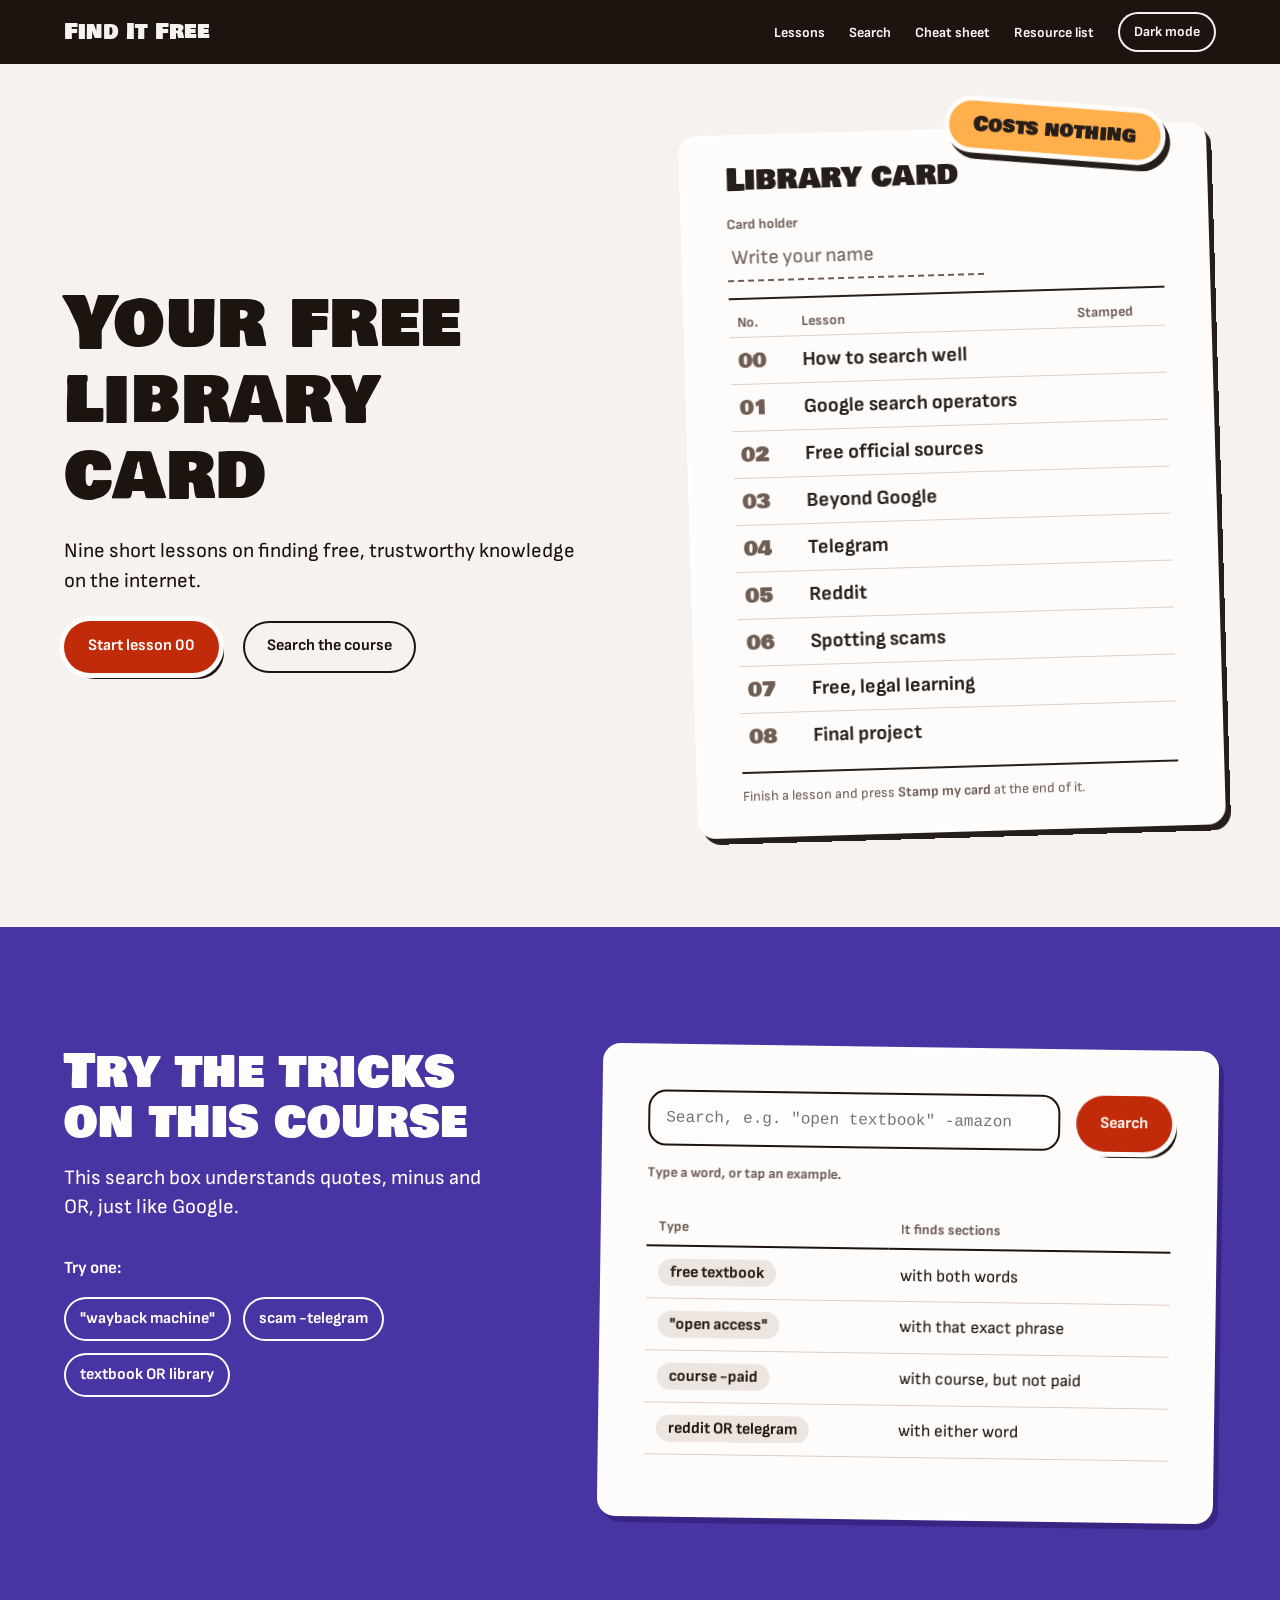
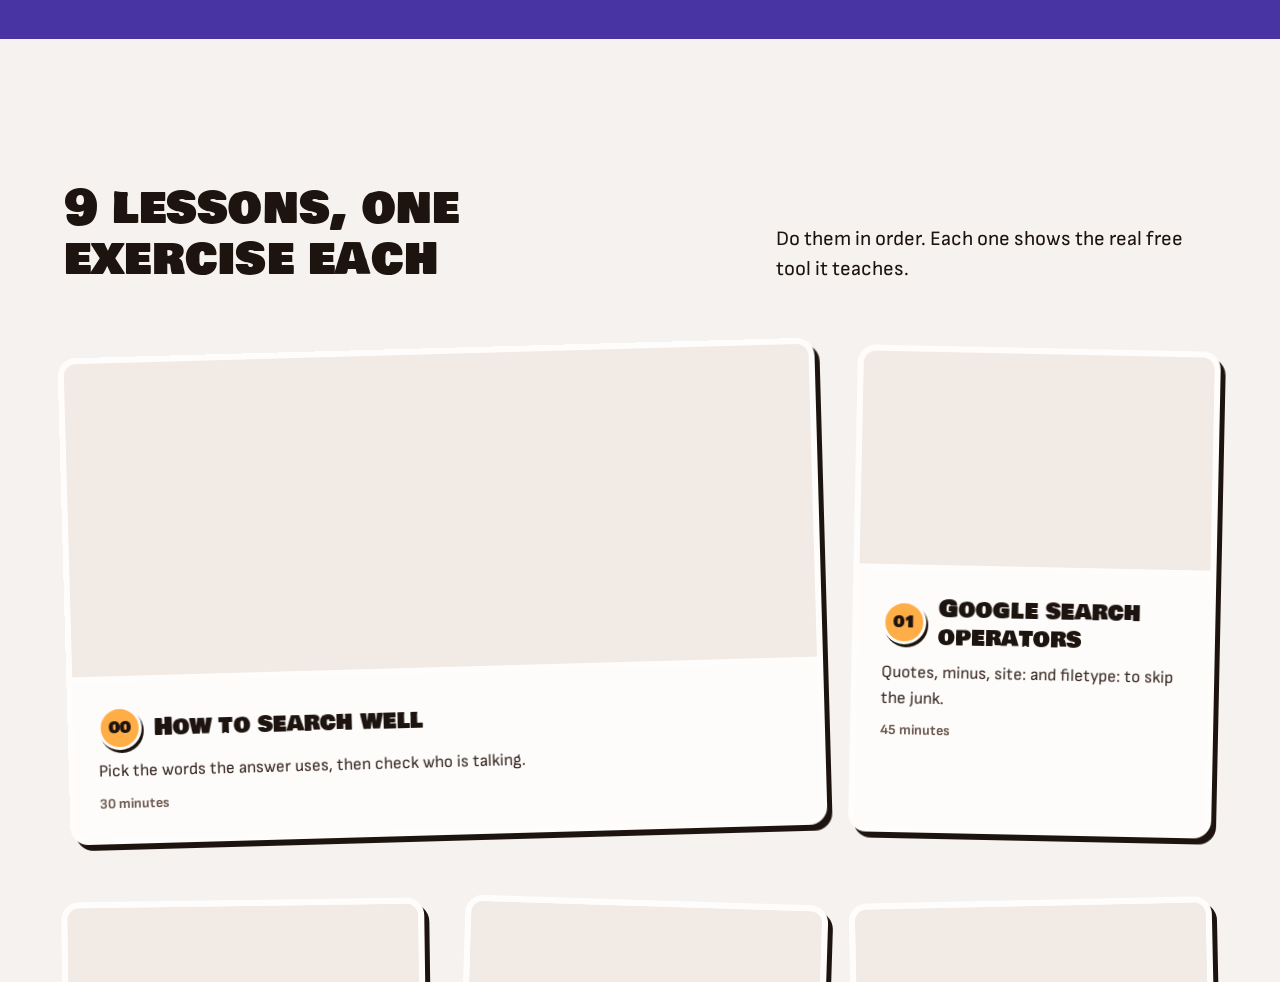
<file: index.html>
<!doctype html>
<html lang="en">
<head>
<meta charset="utf-8">
<meta name="viewport" content="width=device-width, initial-scale=1">
<title>Find It Free</title>
<meta http-equiv="refresh" content="0; url=site/">
<link rel="canonical" href="site/">
</head>
<body>
<p><a href="site/">Open the Find It Free course</a></p>
</body>
</html>
</file>
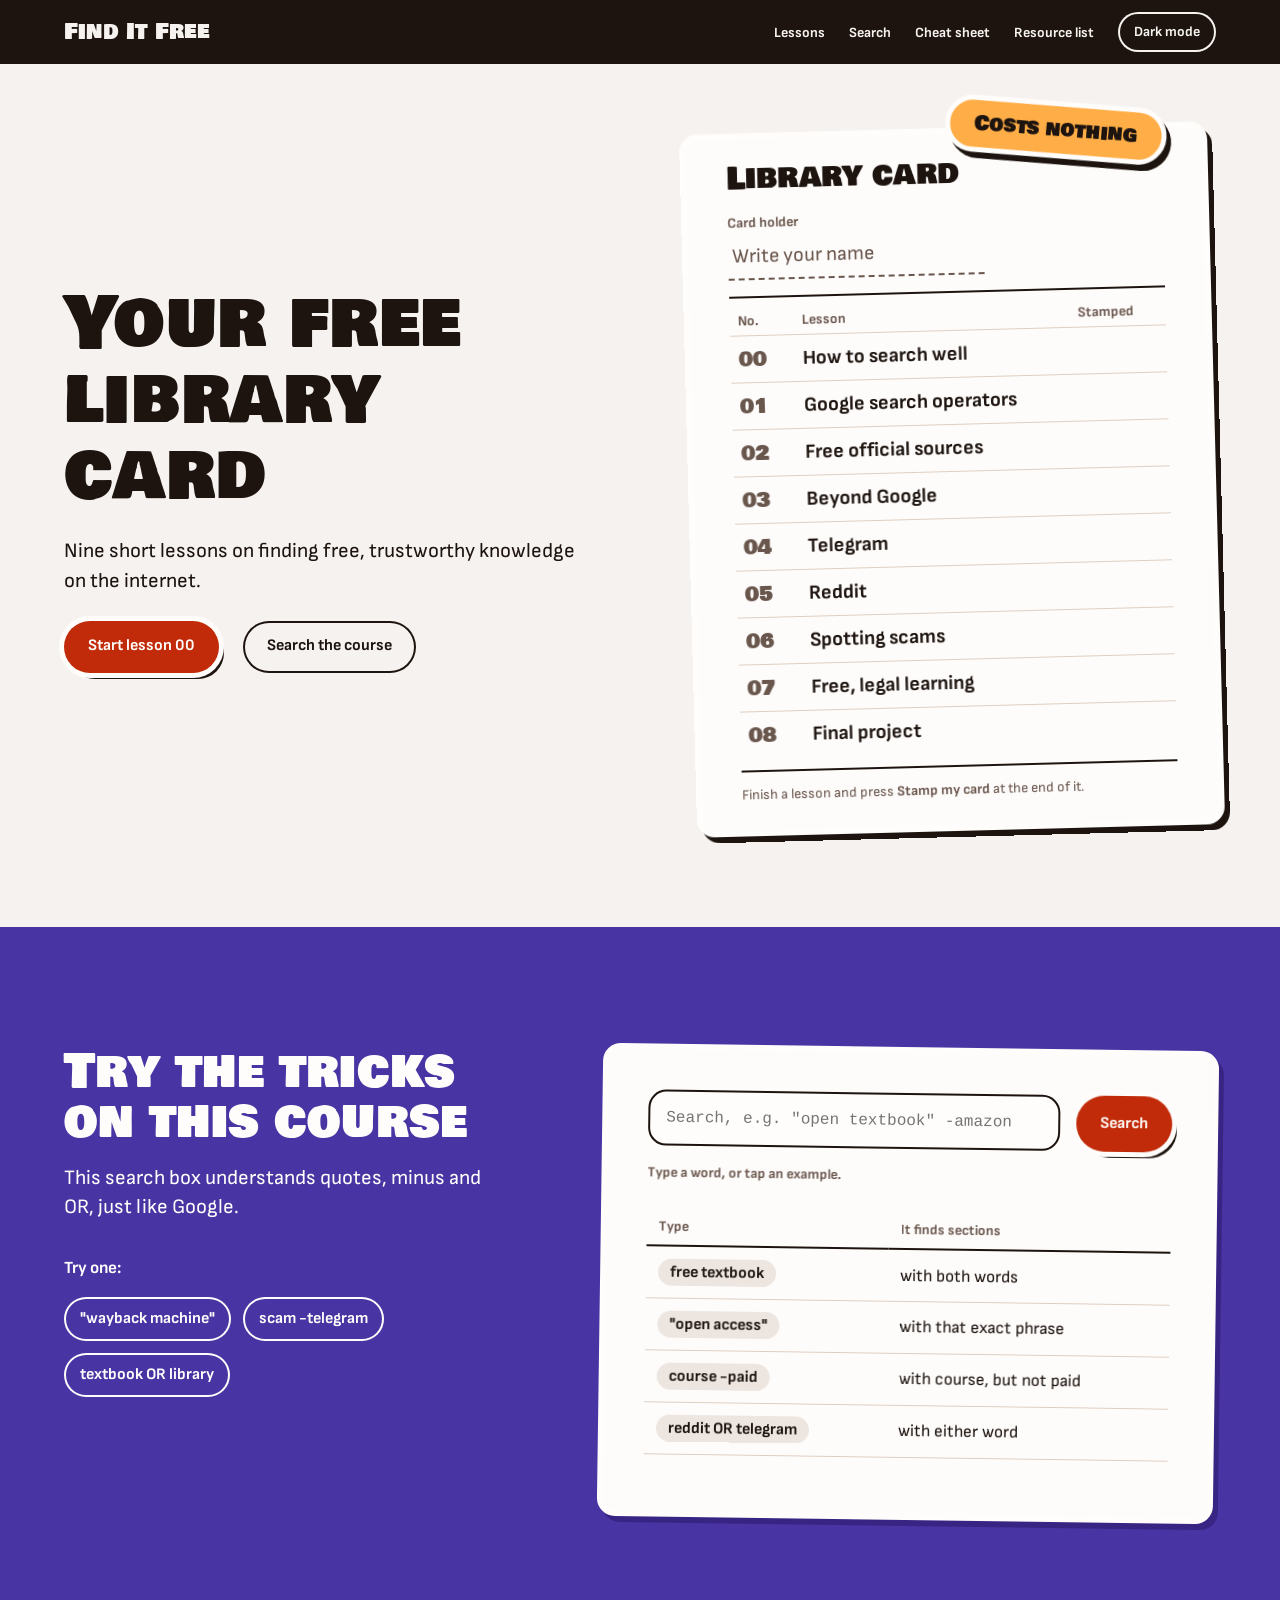
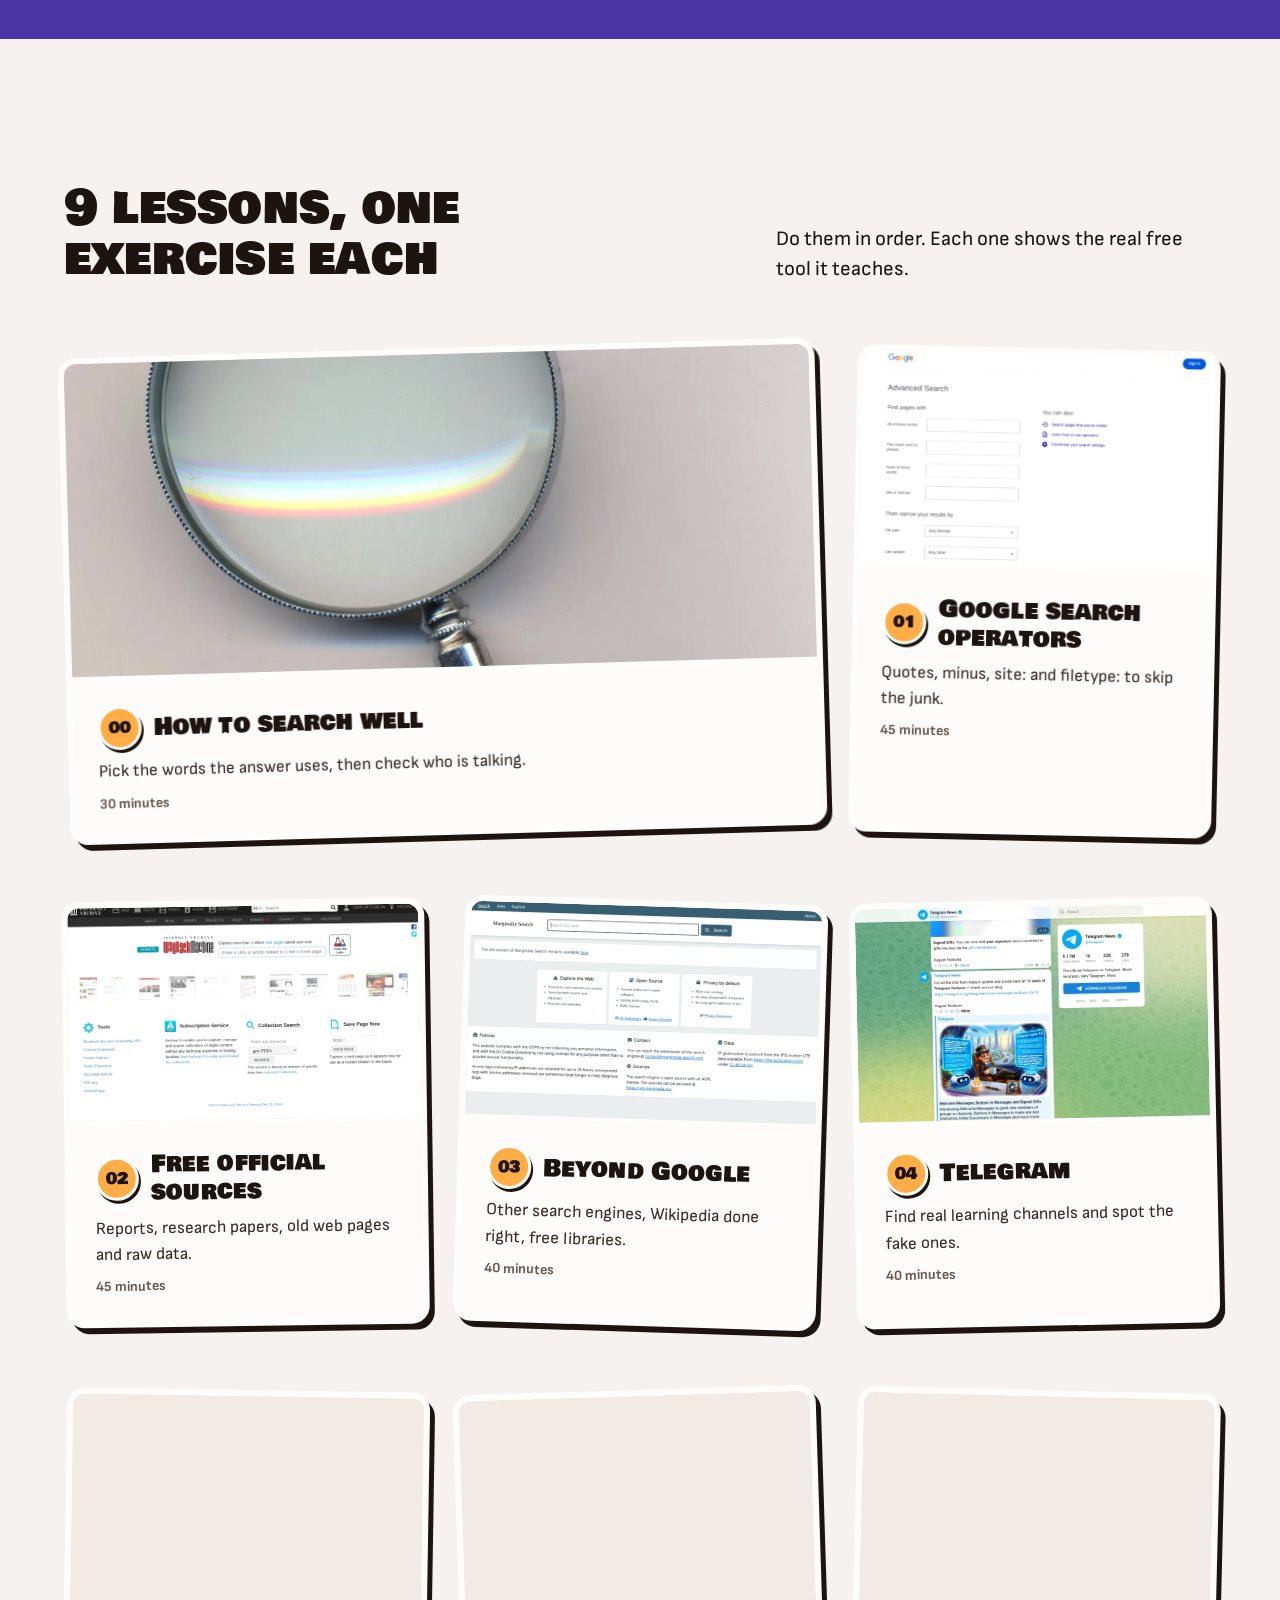
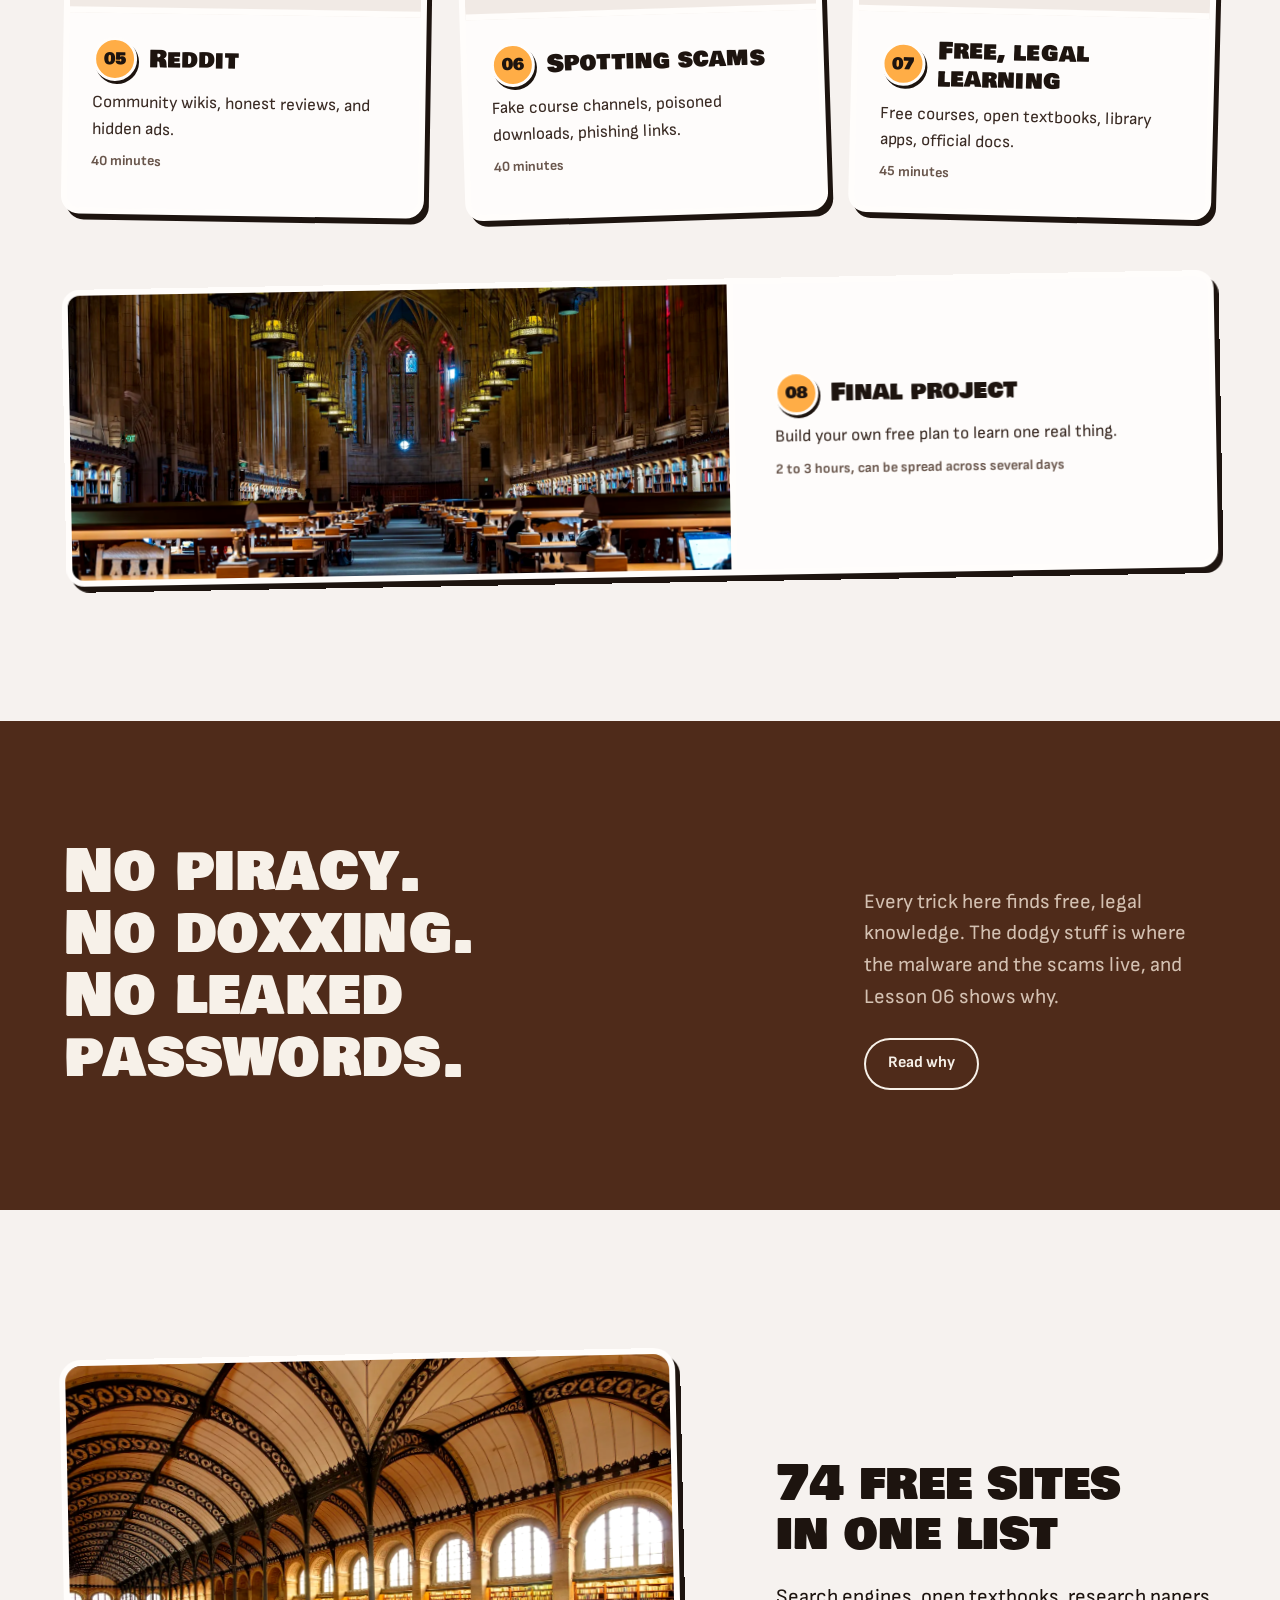
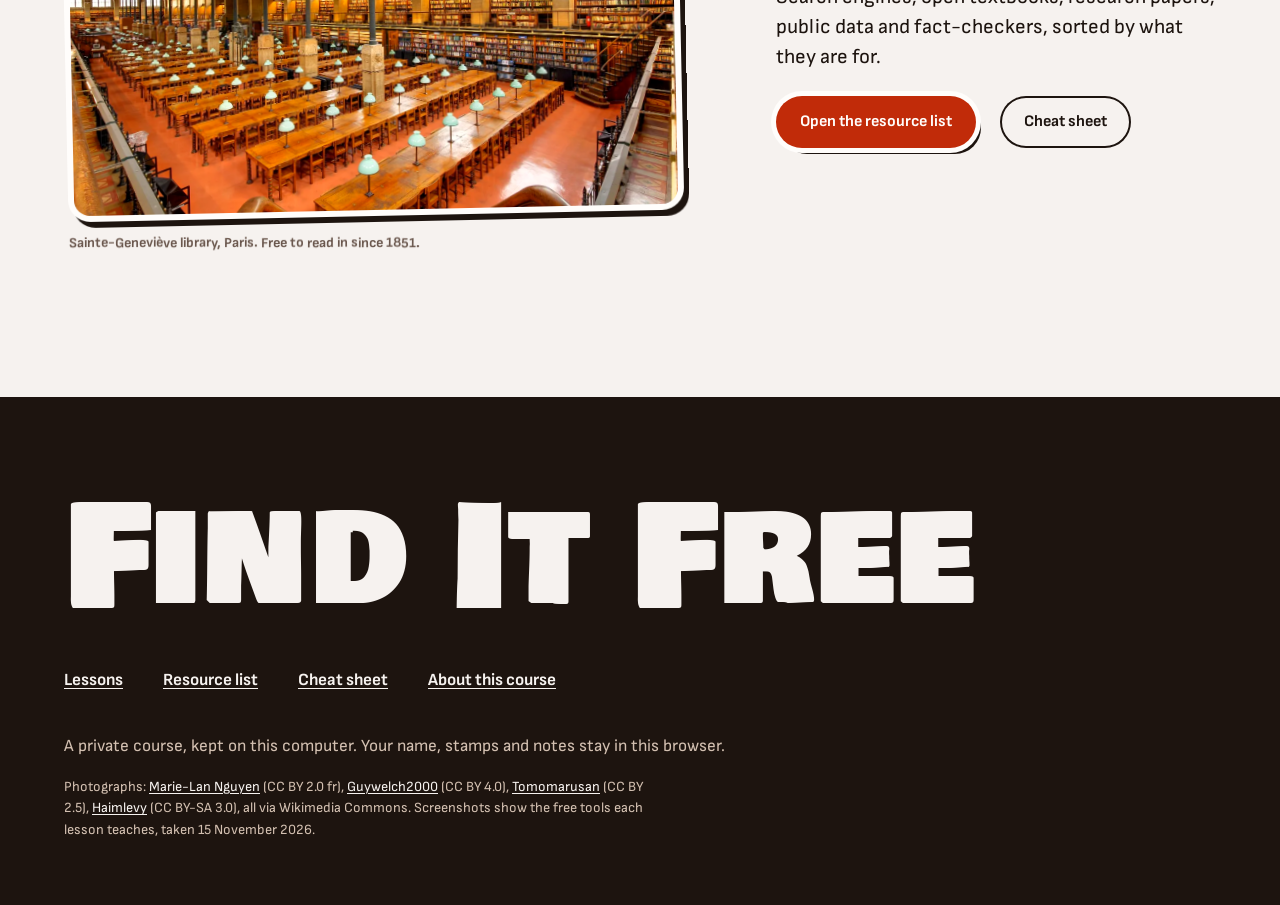
<file: site/index.html>
<!doctype html>
<html lang="en">
<head>
<meta charset="utf-8">
<meta name="viewport" content="width=device-width, initial-scale=1">
<title>Find It Free</title>
<meta name="description" content="A free beginner course on finding free, trustworthy knowledge online with Google, Telegram and Reddit, and on dodging scams.">
<link rel="icon" href="assets/favicon.svg" type="image/svg+xml">
<link rel="preconnect" href="https://fonts.googleapis.com">
<link rel="preconnect" href="https://fonts.gstatic.com" crossorigin>
<link href="https://fonts.googleapis.com/css2?family=Bowlby+One+SC&family=Sofia+Sans:wght@400;700&display=swap" rel="stylesheet">
<script>
  /* Apply the saved light/dark choice before the page paints, so it never flashes. */
  try { var t = localStorage.getItem('find-it-free-theme'); if (t === 'light' || t === 'dark') document.documentElement.setAttribute('data-theme', t); } catch (e) {}
</script>
<link rel="stylesheet" href="assets/style.css?v=d560d1c6">
</head>
<body>
<a class="skip" href="#main">Skip to the lessons</a>

<header class="nav">
  <div class="container nav__inner">
    <a class="wordmark" href="index.html">Find It Free</a>
    <div class="nav__end">
      <nav aria-label="Main">
        <ul class="nav__links">
          <li><a href="#lessons">Lessons</a></li>
          <li><a href="#search">Search</a></li>
          <li><a href="lesson.html?l=cheatsheet">Cheat sheet</a></li>
          <li><a href="lesson.html?l=resources">Resource list</a></li>
        </ul>
      </nav>
      <button class="theme-toggle" id="theme-toggle" type="button">Dark mode</button>
    </div>
  </div>
</header>

<main id="main">
  <section class="hero" aria-labelledby="hero-title">
    <div class="container hero__grid">
      <div class="hero__text">
        <h1 id="hero-title">Your free library card</h1>
        <p class="lead">Nine short lessons on finding free, trustworthy knowledge on the internet.</p>
        <div class="actions">
          <a class="btn btn--primary" id="hero-start" href="lesson.html?l=00-how-to-search-well">Start lesson 00</a>
          <a class="btn" href="#search">Search the course</a>
        </div>
      </div>

      <figure class="card-wrap">
        <div class="libcard" aria-labelledby="card-title">
          <div class="libcard__top">
            <h2 id="card-title" class="libcard__title">Library card</h2>
            <label class="libcard__holder">
              <span>Card holder</span>
              <input id="holder" type="text" autocomplete="off" maxlength="40" placeholder="Write your name">
            </label>
          </div>
          <div class="libcard__cols" aria-hidden="true"><span>No.</span><span>Lesson</span><span>Stamped</span></div>
          <ol class="libcard__rows" role="list">
<!-- build:card -->
      <li><a href="lesson.html?l=00-how-to-search-well"><span class="card-no num">00</span><span class="card-title">How to search well</span><span class="card-stamp" data-stamp="00-how-to-search-well"></span></a></li>
      <li><a href="lesson.html?l=01-google-search-operators"><span class="card-no num">01</span><span class="card-title">Google search operators</span><span class="card-stamp" data-stamp="01-google-search-operators"></span></a></li>
      <li><a href="lesson.html?l=02-google-free-sources"><span class="card-no num">02</span><span class="card-title">Free official sources</span><span class="card-stamp" data-stamp="02-google-free-sources"></span></a></li>
      <li><a href="lesson.html?l=03-beyond-google"><span class="card-no num">03</span><span class="card-title">Beyond Google</span><span class="card-stamp" data-stamp="03-beyond-google"></span></a></li>
      <li><a href="lesson.html?l=04-telegram"><span class="card-no num">04</span><span class="card-title">Telegram</span><span class="card-stamp" data-stamp="04-telegram"></span></a></li>
      <li><a href="lesson.html?l=05-reddit"><span class="card-no num">05</span><span class="card-title">Reddit</span><span class="card-stamp" data-stamp="05-reddit"></span></a></li>
      <li><a href="lesson.html?l=06-spotting-scams"><span class="card-no num">06</span><span class="card-title">Spotting scams</span><span class="card-stamp" data-stamp="06-spotting-scams"></span></a></li>
      <li><a href="lesson.html?l=07-free-legal-learning"><span class="card-no num">07</span><span class="card-title">Free, legal learning</span><span class="card-stamp" data-stamp="07-free-legal-learning"></span></a></li>
      <li><a href="lesson.html?l=08-final-project"><span class="card-no num">08</span><span class="card-title">Final project</span><span class="card-stamp" data-stamp="08-final-project"></span></a></li>
<!-- /build:card -->
          </ol>
          <p class="libcard__foot" id="card-foot" role="status">Finish a lesson and press <strong>Stamp my card</strong> at the end of it.</p>
        </div>
        <figcaption class="tag">Costs nothing</figcaption>
      </figure>
    </div>
  </section>

  <section class="search-band" id="search" aria-labelledby="search-title">
    <div class="container search-band__grid">
      <div class="search-band__head">
        <h2 id="search-title">Try the tricks on this course</h2>
        <p class="lead">This search box understands quotes, minus and OR, just like Google.</p>
        <p class="search-band__try">Try one:</p>
        <ul class="chips" role="list">
          <li><button type="button" class="chip" data-q='"wayback machine"'>"wayback machine"</button></li>
          <li><button type="button" class="chip" data-q="scam -telegram">scam -telegram</button></li>
          <li><button type="button" class="chip" data-q="textbook OR library">textbook OR library</button></li>
        </ul>
      </div>
      <div class="search-box">
        <form id="search-form" role="search" action="#search">
          <label class="visually-hidden" for="q">Search all lessons</label>
          <input id="q" name="q" type="search" autocomplete="off" spellcheck="false" placeholder='Search, e.g. "open textbook" -amazon'>
          <button class="btn btn--primary" type="submit">Search</button>
        </form>
        <p class="search-help" id="search-status" role="status" aria-live="polite">Type a word, or tap an example.</p>
        <table class="howto" id="howto">
          <caption class="visually-hidden">The four search tricks this box understands</caption>
          <thead><tr><th scope="col">Type</th><th scope="col">It finds sections</th></tr></thead>
          <tbody>
            <tr><td><kbd>free textbook</kbd></td><td>with both words</td></tr>
            <tr><td><kbd>"open access"</kbd></td><td>with that exact phrase</td></tr>
            <tr><td><kbd>course -paid</kbd></td><td>with course, but not paid</td></tr>
            <tr><td><kbd>reddit OR telegram</kbd></td><td>with either word</td></tr>
          </tbody>
        </table>
        <ol class="results" id="results" role="list"></ol>
        <noscript><p class="search-help">The search box needs JavaScript. Every lesson is still listed below.</p></noscript>
      </div>
    </div>
  </section>

  <section class="lessons" id="lessons" aria-labelledby="lessons-title">
    <div class="container">
      <div class="lessons__head">
        <h2 id="lessons-title"><!-- build:count -->
9<!-- /build:count --> lessons, one exercise each</h2>
        <p class="lead">Do them in order. Each one shows the real free tool it teaches.</p>
      </div>
      <ol class="lesson-grid" role="list">
<!-- build:grid -->
      <li class="lesson-card" style="--tilt: -1.6deg">
        <a href="lesson.html?l=00-how-to-search-well">
          <span class="shot" data-slot="lesson-00" data-kind="photo" data-alt="A magnifying glass with a black handle on white paper"><img src="images/magnifying-glass.webp" alt="A magnifying glass with a black handle on white paper" loading="lazy" decoding="async" style="object-position: 50% 30%"></span>
          <span class="lesson-card__text">
            <span class="lesson-card__head"><span class="disc num" aria-hidden="true">00</span><h3><span class="visually-hidden">Lesson 00: </span>How to search well</h3></span>
            <span class="lesson-card__blurb">Pick the words the answer uses, then check who is talking.</span>
            <small>30 minutes<span class="card-done" data-done="00-how-to-search-well"></span></small>
          </span>
        </a>
      </li>
      <li class="lesson-card" style="--tilt: 1.2deg">
        <a href="lesson.html?l=01-google-search-operators">
          <span class="shot" data-slot="lesson-01" data-kind="product" data-alt="Google Advanced Search, with boxes for exact phrase, none of these words, and site"><img src="images/google-advanced.webp" alt="Google Advanced Search, with boxes for exact phrase, none of these words, and site" loading="lazy" decoding="async" style="object-position: 0% 30%"></span>
          <span class="lesson-card__text">
            <span class="lesson-card__head"><span class="disc num" aria-hidden="true">01</span><h3><span class="visually-hidden">Lesson 01: </span>Google search operators</h3></span>
            <span class="lesson-card__blurb">Quotes, minus, site: and filetype: to skip the junk.</span>
            <small>45 minutes<span class="card-done" data-done="01-google-search-operators"></span></small>
          </span>
        </a>
      </li>
      <li class="lesson-card" style="--tilt: -0.8deg">
        <a href="lesson.html?l=02-google-free-sources">
          <span class="shot" data-slot="lesson-02" data-kind="product" data-alt="The Wayback Machine home page with its search box"><img src="images/wayback.webp" alt="The Wayback Machine home page with its search box" loading="lazy" decoding="async" style="object-position: 40% 20%"></span>
          <span class="lesson-card__text">
            <span class="lesson-card__head"><span class="disc num" aria-hidden="true">02</span><h3><span class="visually-hidden">Lesson 02: </span>Free official sources</h3></span>
            <span class="lesson-card__blurb">Reports, research papers, old web pages and raw data.</span>
            <small>45 minutes<span class="card-done" data-done="02-google-free-sources"></span></small>
          </span>
        </a>
      </li>
      <li class="lesson-card" style="--tilt: 1.8deg">
        <a href="lesson.html?l=03-beyond-google">
          <span class="shot" data-slot="lesson-03" data-kind="product" data-alt="Marginalia Search, a search engine for small non-commercial websites"><img src="images/marginalia.webp" alt="Marginalia Search, a search engine for small non-commercial websites" loading="lazy" decoding="async" style="object-position: 20% 0%"></span>
          <span class="lesson-card__text">
            <span class="lesson-card__head"><span class="disc num" aria-hidden="true">03</span><h3><span class="visually-hidden">Lesson 03: </span>Beyond Google</h3></span>
            <span class="lesson-card__blurb">Other search engines, Wikipedia done right, free libraries.</span>
            <small>40 minutes<span class="card-done" data-done="03-beyond-google"></span></small>
          </span>
        </a>
      </li>
      <li class="lesson-card" style="--tilt: -1.2deg">
        <a href="lesson.html?l=04-telegram">
          <span class="shot" data-slot="lesson-04" data-kind="product" data-alt="A public Telegram channel read in a web browser, showing subscribers and views"><img src="images/telegram.webp" alt="A public Telegram channel read in a web browser, showing subscribers and views" loading="lazy" decoding="async" style="object-position: 50% 0%"></span>
          <span class="lesson-card__text">
            <span class="lesson-card__head"><span class="disc num" aria-hidden="true">04</span><h3><span class="visually-hidden">Lesson 04: </span>Telegram</h3></span>
            <span class="lesson-card__blurb">Find real learning channels and spot the fake ones.</span>
            <small>40 minutes<span class="card-done" data-done="04-telegram"></span></small>
          </span>
        </a>
      </li>
      <li class="lesson-card" style="--tilt: 0.9deg">
        <a href="lesson.html?l=05-reddit">
          <span class="shot" data-slot="lesson-05" data-kind="product" data-alt="The r/learnprogramming FAQ wiki page on Reddit"><img src="images/reddit-wiki.webp" alt="The r/learnprogramming FAQ wiki page on Reddit" loading="lazy" decoding="async" style="object-position: 60% 20%"></span>
          <span class="lesson-card__text">
            <span class="lesson-card__head"><span class="disc num" aria-hidden="true">05</span><h3><span class="visually-hidden">Lesson 05: </span>Reddit</h3></span>
            <span class="lesson-card__blurb">Community wikis, honest reviews, and hidden ads.</span>
            <small>40 minutes<span class="card-done" data-done="05-reddit"></span></small>
          </span>
        </a>
      </li>
      <li class="lesson-card" style="--tilt: -1.8deg">
        <a href="lesson.html?l=06-spotting-scams">
          <span class="shot" data-slot="lesson-06" data-kind="product" data-alt="VirusTotal, where you can check a link or file for malware"><img src="images/virustotal.webp" alt="VirusTotal, where you can check a link or file for malware" loading="lazy" decoding="async" style="object-position: 50% 10%"></span>
          <span class="lesson-card__text">
            <span class="lesson-card__head"><span class="disc num" aria-hidden="true">06</span><h3><span class="visually-hidden">Lesson 06: </span>Spotting scams</h3></span>
            <span class="lesson-card__blurb">Fake course channels, poisoned downloads, phishing links.</span>
            <small>40 minutes<span class="card-done" data-done="06-spotting-scams"></span></small>
          </span>
        </a>
      </li>
      <li class="lesson-card" style="--tilt: 1.4deg">
        <a href="lesson.html?l=07-free-legal-learning">
          <span class="shot" data-slot="lesson-07" data-kind="product" data-alt="OpenStax, free peer-reviewed textbooks, with sociology and physics covers"><img src="images/openstax.webp" alt="OpenStax, free peer-reviewed textbooks, with sociology and physics covers" loading="lazy" decoding="async" style="object-position: 100% 45%"></span>
          <span class="lesson-card__text">
            <span class="lesson-card__head"><span class="disc num" aria-hidden="true">07</span><h3><span class="visually-hidden">Lesson 07: </span>Free, legal learning</h3></span>
            <span class="lesson-card__blurb">Free courses, open textbooks, library apps, official docs.</span>
            <small>45 minutes<span class="card-done" data-done="07-free-legal-learning"></span></small>
          </span>
        </a>
      </li>
      <li class="lesson-card" style="--tilt: -1deg">
        <a href="lesson.html?l=08-final-project">
          <span class="shot" data-slot="lesson-08" data-kind="photo" data-alt="A gothic university reading room with long tables and chandeliers"><img src="images/reading-room-seattle.webp" alt="A gothic university reading room with long tables and chandeliers" loading="lazy" decoding="async" style="object-position: 50% 50%"></span>
          <span class="lesson-card__text">
            <span class="lesson-card__head"><span class="disc num" aria-hidden="true">08</span><h3><span class="visually-hidden">Lesson 08: </span>Final project</h3></span>
            <span class="lesson-card__blurb">Build your own free plan to learn one real thing.</span>
            <small>2 to 3 hours, can be spread across several days<span class="card-done" data-done="08-final-project"></span></small>
          </span>
        </a>
      </li>
<!-- /build:grid -->
      </ol>
    </div>
  </section>

  <section class="refuse" aria-labelledby="refuse-title">
    <div class="container refuse__grid">
      <h2 id="refuse-title" class="display-s">No piracy.<br> No doxxing.<br> No leaked passwords.</h2>
      <div class="refuse__side">
        <p>Every trick here finds free, legal knowledge. The dodgy stuff is where the malware and the scams live, and Lesson 06 shows why.</p>
        <a class="btn btn--light" href="lesson.html?l=about#what-this-course-will-not-teach-and-why">Read why</a>
      </div>
    </div>
  </section>

  <section class="library" aria-labelledby="library-title">
    <div class="container library__grid">
      <figure class="library__photo">
        <span class="shot shot--big" data-slot="library" data-kind="photo" data-alt="A public library reading room"><img src="images/reading-room-paris.webp" alt="The iron-vaulted reading room of the Sainte-Genevi&egrave;ve library in Paris, with long tables and green lamps" loading="lazy" decoding="async"></span>
        <figcaption>Sainte-Genevi&egrave;ve library, Paris. Free to read in since 1851.</figcaption>
      </figure>
      <div class="library__text">
        <h2 id="library-title"><!-- build:sites -->
74<!-- /build:sites --> free sites in one list</h2>
        <p class="lead">Search engines, open textbooks, research papers, public data and fact-checkers, sorted by what they are for.</p>
        <div class="actions">
          <a class="btn btn--primary" href="lesson.html?l=resources">Open the resource list</a>
          <a class="btn" href="lesson.html?l=cheatsheet">Cheat sheet</a>
        </div>
      </div>
    </div>
  </section>
</main>

<footer class="footer">
  <div class="container">
    <p class="footer__mark">Find It Free</p>
    <ul class="footer__links" role="list">
      <li><a href="#lessons">Lessons</a></li>
      <li><a href="lesson.html?l=resources">Resource list</a></li>
      <li><a href="lesson.html?l=cheatsheet">Cheat sheet</a></li>
      <li><a href="lesson.html?l=about">About this course</a></li>
    </ul>
    <p class="footer__note">A private course, kept on this computer. Your name, stamps and notes stay in this browser.</p>
    <p class="footer__credits" data-credits>Photographs: <a href="https://commons.wikimedia.org/wiki/File:Salle_de_lecture_Bibliotheque_Sainte-Genevieve_n03.jpg">Marie-Lan Nguyen</a> (CC BY 2.0 fr), <a href="https://commons.wikimedia.org/wiki/File:Suzzallo_Reading_Room_University_of_Washington_restoration_Seattle_Washington_2026.jpg">Guywelch2000</a> (CC BY 4.0), <a href="https://commons.wikimedia.org/w/index.php?curid=621952">Tomomarusan</a> (CC BY 2.5), <a href="https://commons.wikimedia.org/w/index.php?curid=15309871">Haimlevy</a> (CC BY-SA 3.0), all via Wikimedia Commons. Screenshots show the free tools each lesson teaches, taken 15 November 2026.</p>
  </div>
</footer>

<script src="assets/course-data.js?v=1e2bf165"></script>
<script src="assets/app.js?v=7fb96a69"></script>
</body>
</html>
</file>
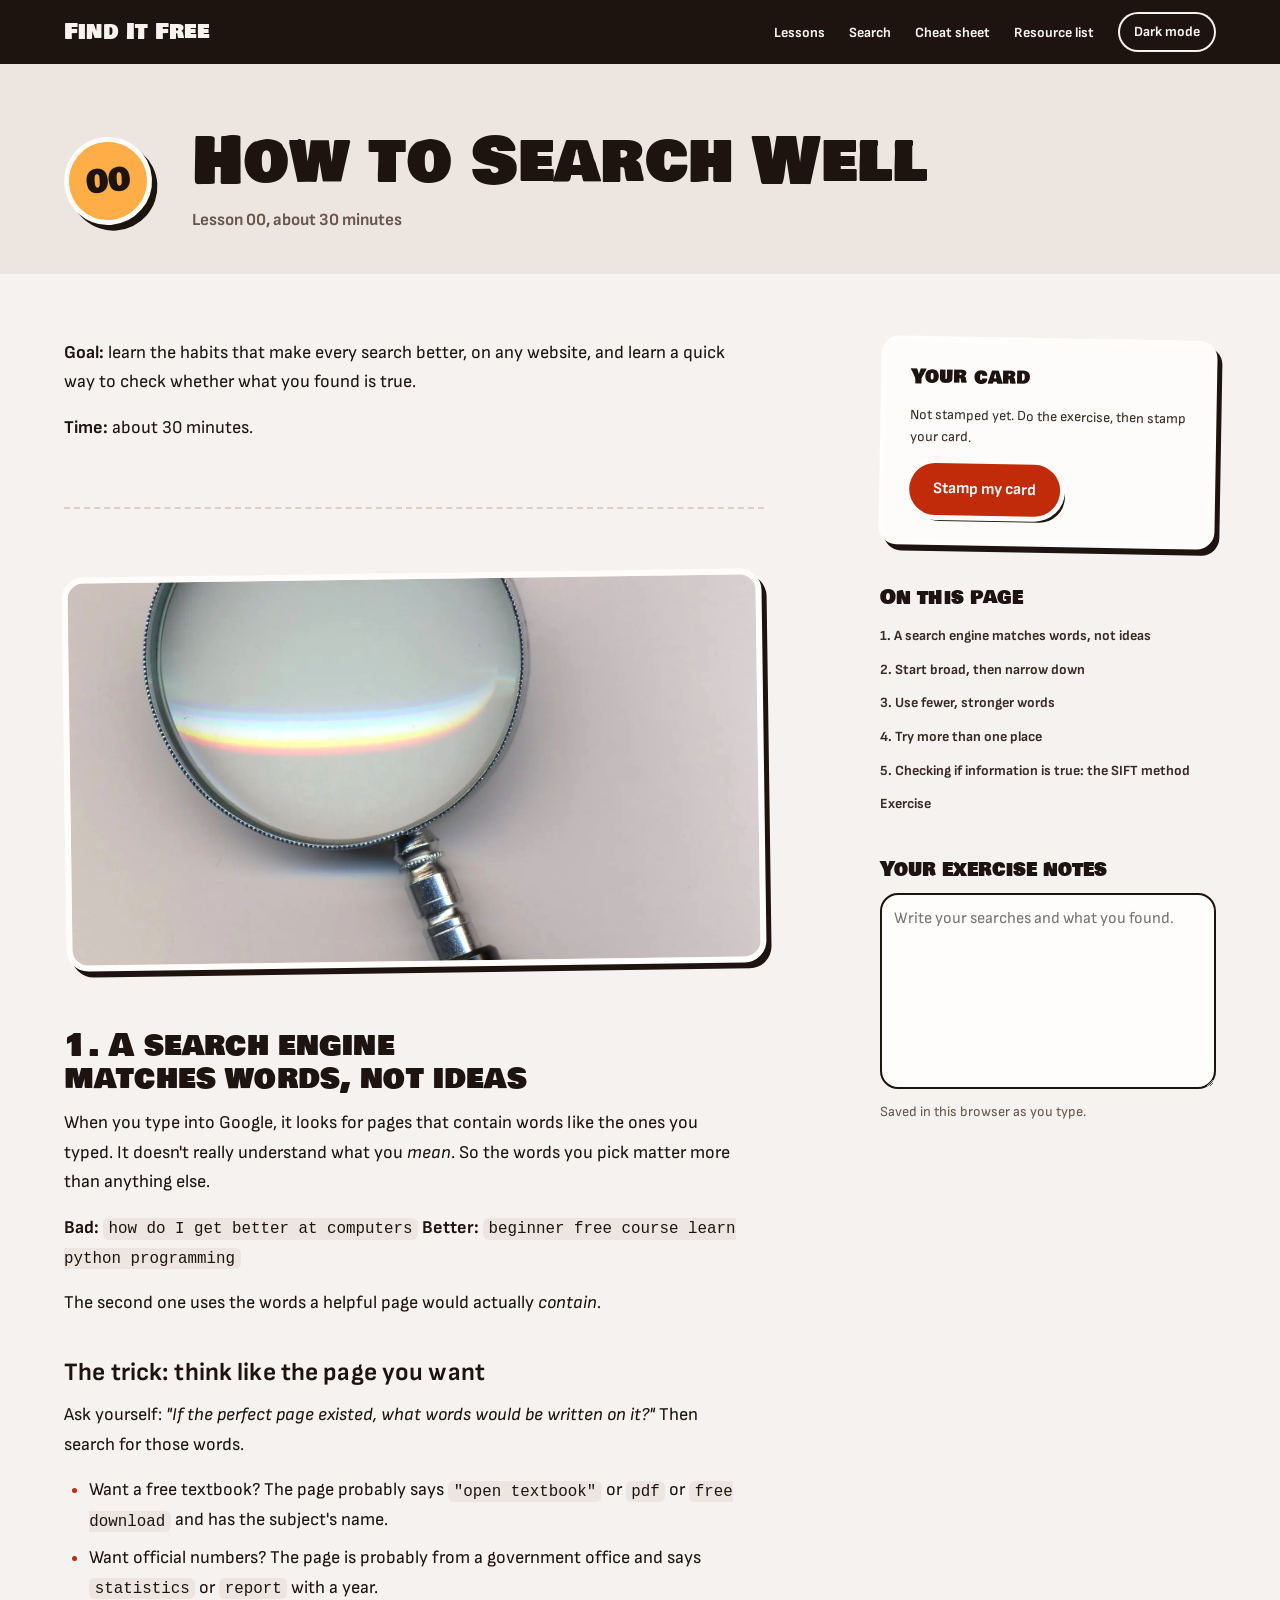
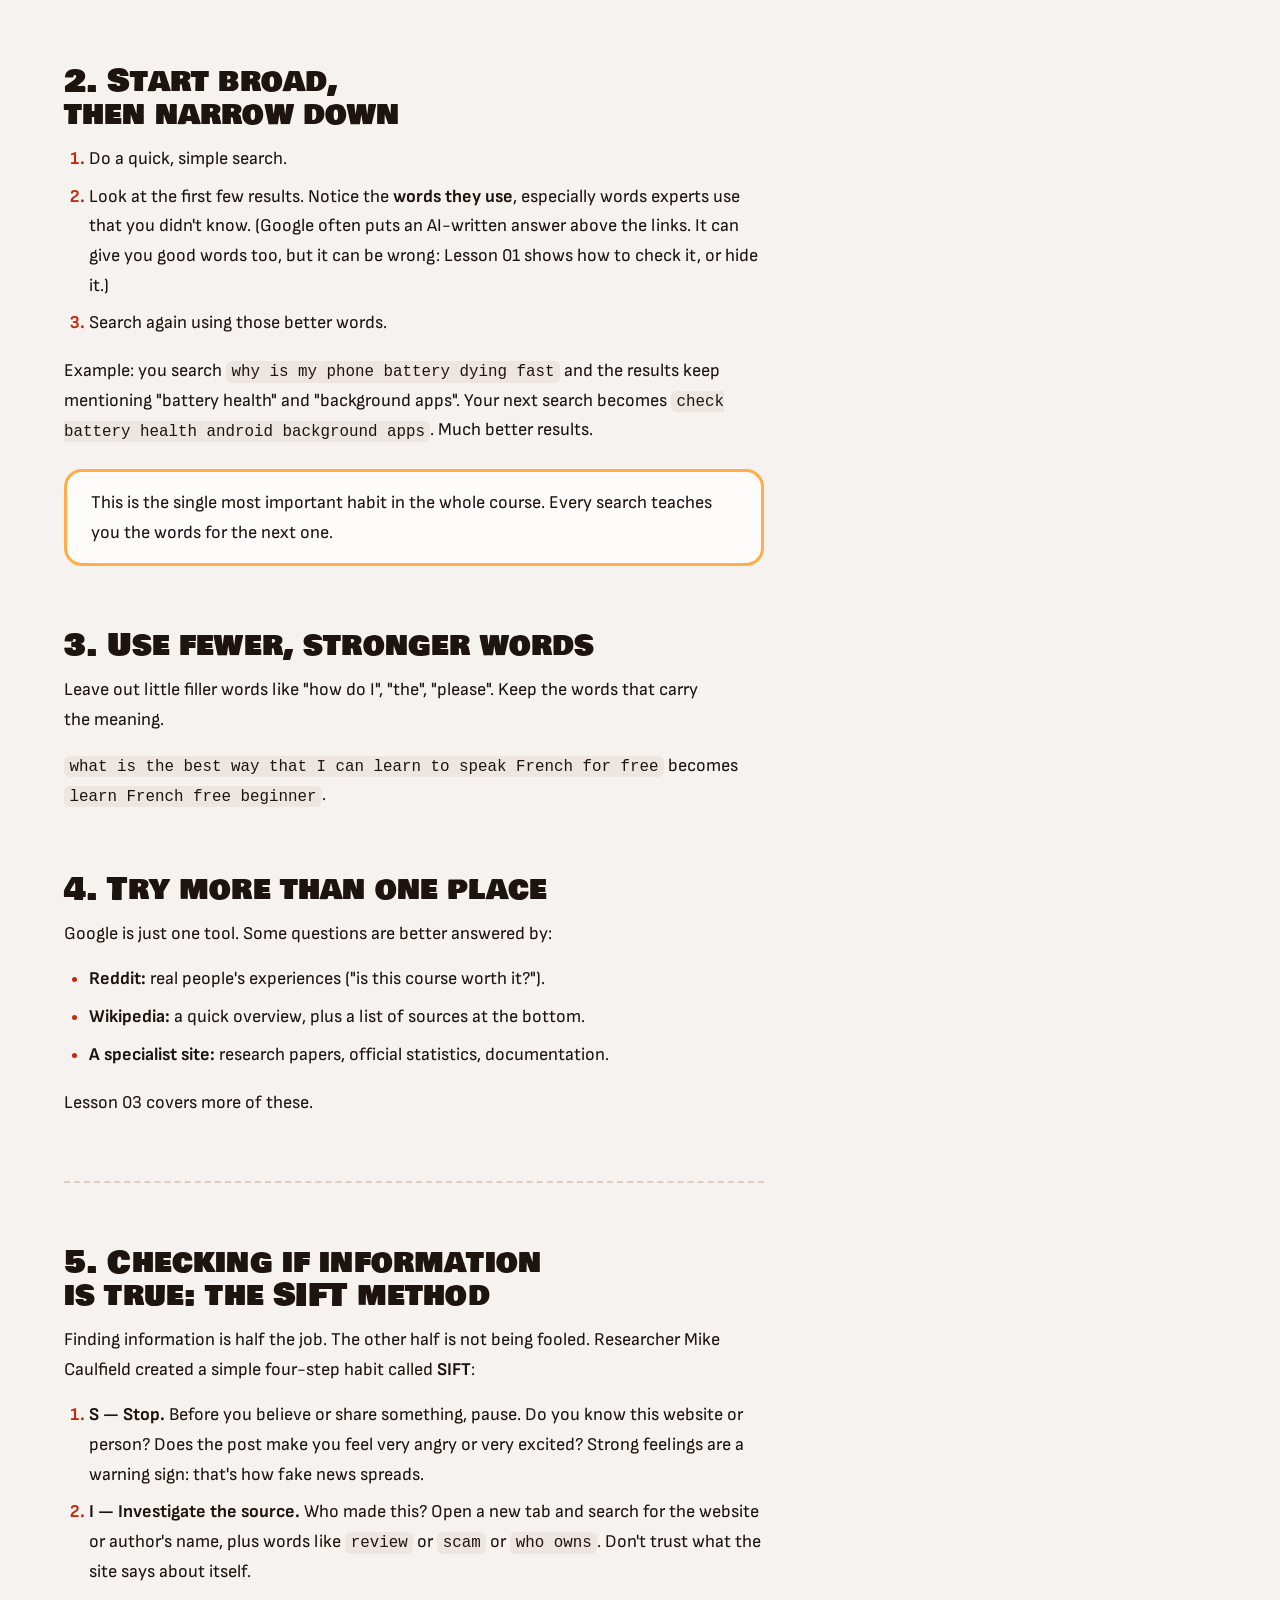
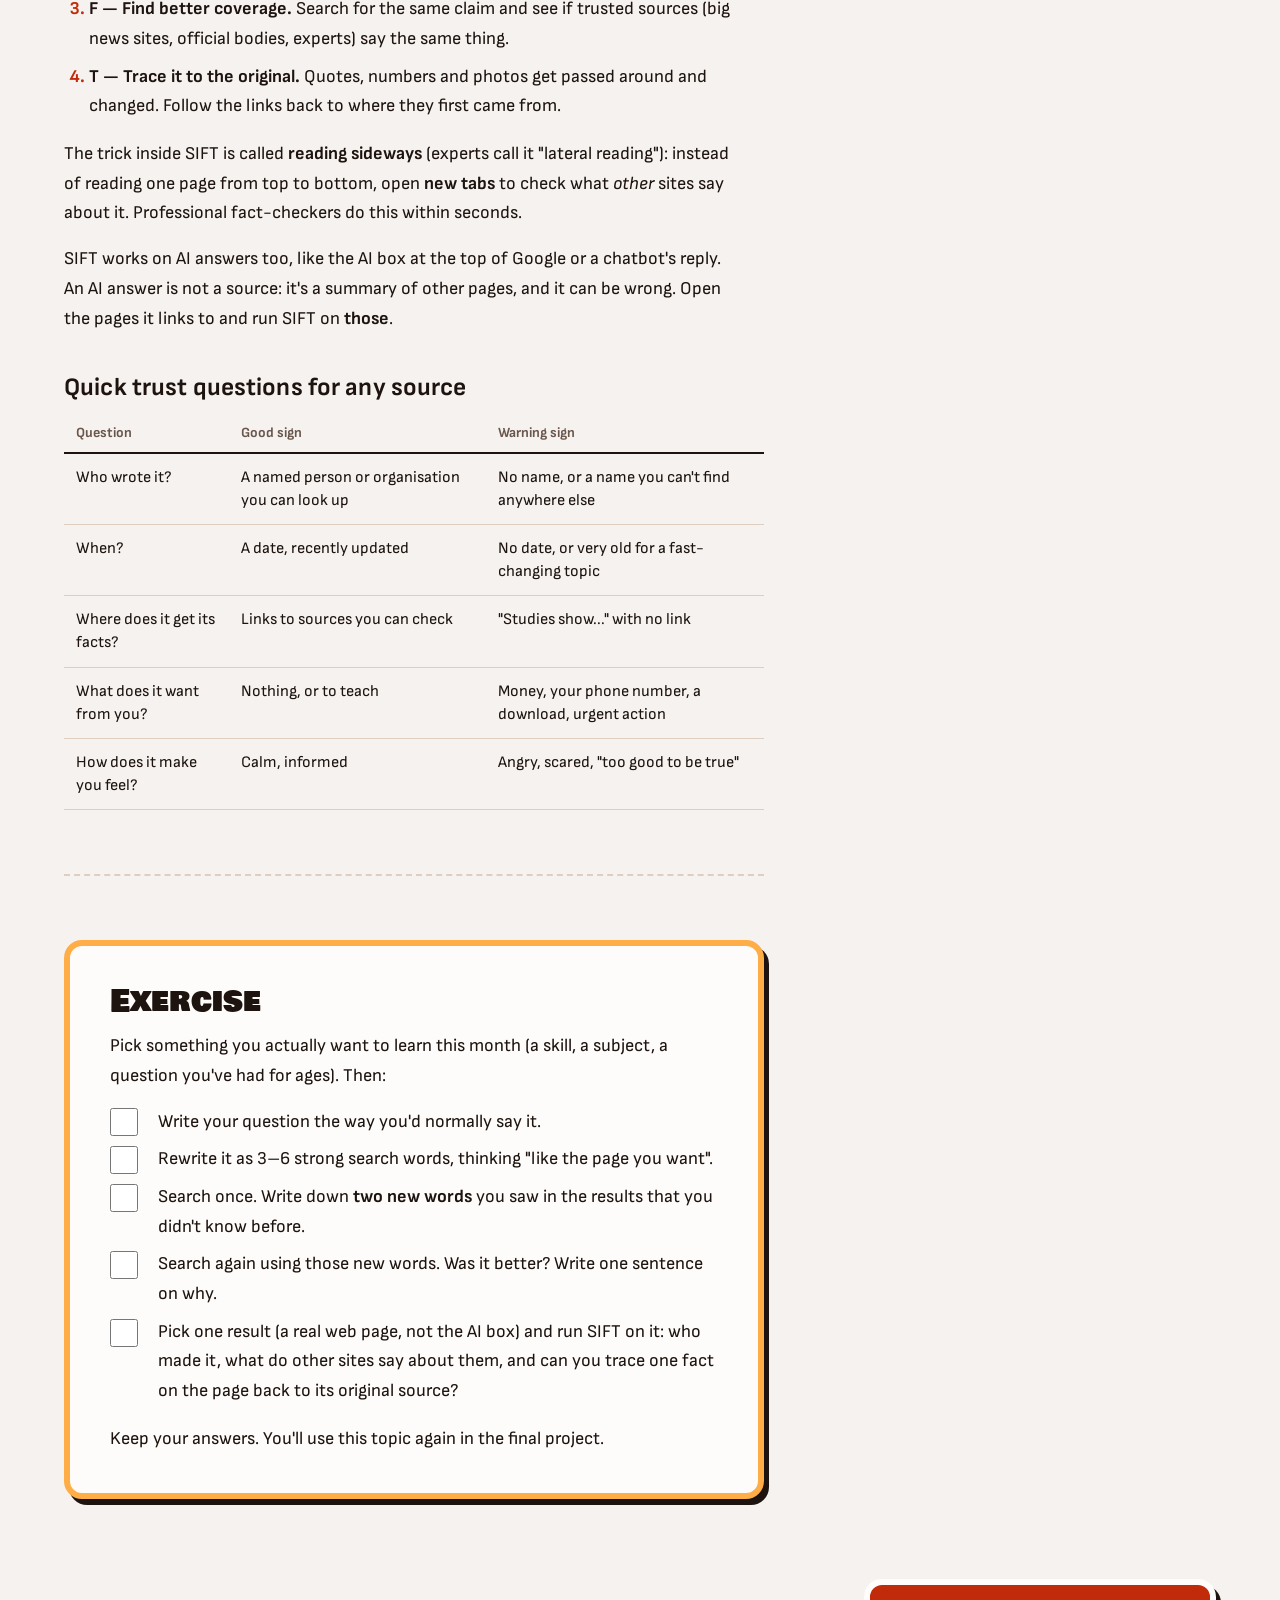
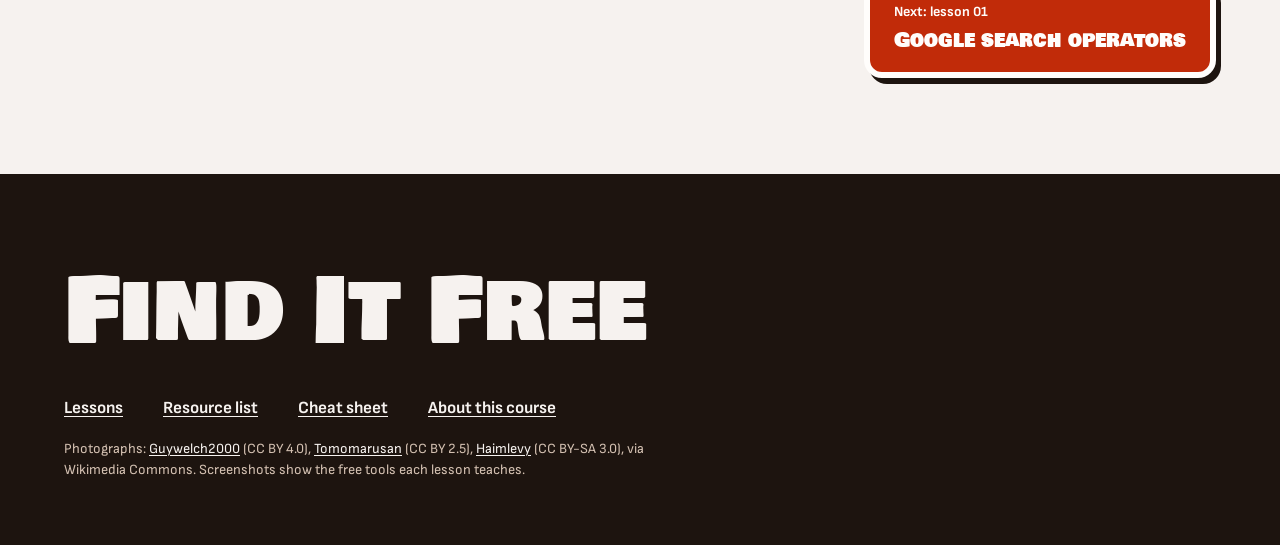
<file: site/lesson.html>
<!doctype html>
<html lang="en">
<head>
<meta charset="utf-8">
<meta name="viewport" content="width=device-width, initial-scale=1">
<title>Lesson (Find It Free)</title>
<meta name="description" content="One lesson of Find It Free: what to search, where, and an exercise to try it.">
<link rel="icon" href="assets/favicon.svg" type="image/svg+xml">
<link rel="preconnect" href="https://fonts.googleapis.com">
<link rel="preconnect" href="https://fonts.gstatic.com" crossorigin>
<link href="https://fonts.googleapis.com/css2?family=Bowlby+One+SC&family=Sofia+Sans:wght@400;700&display=swap" rel="stylesheet">
<script>
  /* Apply the saved light/dark choice before the page paints, so it never flashes. */
  try { var t = localStorage.getItem('find-it-free-theme'); if (t === 'light' || t === 'dark') document.documentElement.setAttribute('data-theme', t); } catch (e) {}
</script>
<link rel="stylesheet" href="assets/style.css?v=d560d1c6">
</head>
<body class="page-lesson">
<a class="skip" href="#lesson">Skip to the lesson</a>

<header class="nav">
  <div class="container nav__inner">
    <a class="wordmark" href="index.html">Find It Free</a>
    <div class="nav__end">
      <nav aria-label="Main">
        <ul class="nav__links">
          <li><a href="index.html#lessons">Lessons</a></li>
          <li><a href="index.html#search">Search</a></li>
          <li><a href="lesson.html?l=cheatsheet">Cheat sheet</a></li>
          <li><a href="lesson.html?l=resources">Resource list</a></li>
        </ul>
      </nav>
      <button class="theme-toggle" id="theme-toggle" type="button">Dark mode</button>
    </div>
  </div>
</header>

<main>
  <header class="lesson-head">
    <div class="container lesson-head__grid">
      <span class="disc disc--big num" id="lesson-num" aria-hidden="true" hidden></span>
      <div>
        <h1 id="lesson-title">Find It Free</h1>
        <p class="lesson-head__meta" id="lesson-meta"></p>
      </div>
    </div>
  </header>

  <div class="container lesson-layout">
    <article class="prose" id="lesson" tabindex="-1">
      <noscript><p>This page needs JavaScript to show the lesson. You can still read every lesson as a plain text file in the <code>lessons</code> folder next to this site.</p></noscript>
    </article>

    <aside class="side" id="side" aria-label="Your progress" hidden>
      <div class="side__card" id="stamp-card">
        <h2 class="side__title">Your card</h2>
        <p class="side__status" id="stamp-status" role="status">Not stamped yet.</p>
        <button class="btn btn--primary" type="button" id="stamp-btn">Stamp my card</button>
        <span class="stamp stamp--big" id="stamp-mark" hidden></span>
      </div>

      <nav class="side__toc" aria-labelledby="toc-title">
        <h2 class="side__title" id="toc-title">On this page</h2>
        <ol id="toc" role="list"></ol>
      </nav>

      <div class="side__notes">
        <label class="side__title" for="notes">Your exercise notes</label>
        <textarea id="notes" rows="7" placeholder="Write your searches and what you found."></textarea>
        <p class="side__hint" id="notes-status">Saved in this browser as you type.</p>
      </div>
    </aside>
  </div>

  <nav class="pager container" id="pager" aria-label="Next and previous lessons"></nav>
</main>

<footer class="footer footer--small">
  <div class="container">
    <p class="footer__mark">Find It Free</p>
    <ul class="footer__links" role="list">
      <li><a href="index.html#lessons">Lessons</a></li>
      <li><a href="lesson.html?l=resources">Resource list</a></li>
      <li><a href="lesson.html?l=cheatsheet">Cheat sheet</a></li>
      <li><a href="lesson.html?l=about">About this course</a></li>
    </ul>
    <p class="footer__credits" data-credits>Photographs: <a href="https://commons.wikimedia.org/wiki/File:Suzzallo_Reading_Room_University_of_Washington_restoration_Seattle_Washington_2026.jpg">Guywelch2000</a> (CC BY 4.0), <a href="https://commons.wikimedia.org/w/index.php?curid=621952">Tomomarusan</a> (CC BY 2.5), <a href="https://commons.wikimedia.org/w/index.php?curid=15309871">Haimlevy</a> (CC BY-SA 3.0), via Wikimedia Commons. Screenshots show the free tools each lesson teaches.</p>
  </div>
</footer>

<script src="assets/vendor/marked.umd.js"></script>
<script src="assets/course-data.js?v=1e2bf165"></script>
<script src="assets/app.js?v=7fb96a69"></script>
</body>
</html>
</file>
<file: site/assets/style.css>
/* Hallmark · shape: Catalogue (a card index of lessons) · genre: playful · theme: Sticker (deal 2/3, seed fun-non-corporate-course-teaching-3943·2b06079f·2026-11-15·r0), recoloured by request (red-orange, orange, brown, white, black, indigo) · job: join · draw: manual
 * hero: Stage, the library card on 7 columns · nav: edge-aligned, wordmark and four links · footer: mast · imagery: screenshots 7 (the tools each lesson teaches), library photos 4 (Wikimedia Commons) · signature: the library card that gets a date stamp per finished lesson · sticker: sheet
 * axes: light/display-heavy/chromatic-red-orange · posture: full-palette (vermilion acts, marigold marks, brown band, indigo field) · contrast: pass · fold: pass · v2.0.0 */
/* Hallmark · pre-emit critique: P4 H4 E4 S4 R3 V4 · weakest: R (nine identical-shape lesson cards), broken with alternate tilts, a lead card spanning two columns and real screenshots per card */
@import url("../tokens.css?v=9830673c");
@import url("../base.css?v=75f3de92");

/* ---------- Page ---------- */
body { font-size: 1.0625rem; }
a:hover { text-decoration-color: var(--color-accent); }
.num { font-variant-numeric: tabular-nums; }
.skip { position: absolute; left: var(--space-md); top: -100px; z-index: var(--z-tooltip); background: var(--color-bar); color: var(--color-bar-ink); padding: var(--space-xs) var(--space-md); border-radius: var(--radius-pill); }
.skip:focus-visible { top: var(--space-md); }
:focus-visible { outline: 3px solid var(--color-focus); outline-offset: 3px; }

/* ---------- Buttons ---------- */
.btn { display: inline-flex; align-items: center; justify-content: center; min-height: 52px; padding: 0 var(--space-lg); border: 0; border-radius: var(--radius-pill); background: transparent; color: var(--color-ink); font-family: var(--font-body); font-weight: 700; font-size: var(--text-md); text-decoration: none; cursor: pointer; box-shadow: inset 0 0 0 2px var(--color-ink); transition: translate var(--dur-micro) var(--ease-out), background-color var(--dur-micro) var(--ease-out), box-shadow var(--dur-micro) var(--ease-out); }
.btn:hover { background: var(--color-paper-2); }
.btn:active { translate: 1px 1px; }
.btn--primary { background: var(--color-accent); color: var(--color-accent-ink); box-shadow: 0 0 0 5px var(--color-white), var(--shadow-card); }
.btn--primary:hover { background: var(--color-accent-deep); }
.btn--primary:active { translate: 4px 5px; box-shadow: 0 0 0 5px var(--color-white), var(--shadow-press); }
.btn--light { color: var(--color-brown-ink); box-shadow: inset 0 0 0 2px var(--color-brown-ink); }
.btn--light:hover { background: var(--color-ink-2); }
.btn:disabled { opacity: 0.5; cursor: not-allowed; }
.actions { display: flex; flex-wrap: wrap; gap: var(--space-md) var(--space-lg); align-items: center; }

/* ---------- Nav ---------- */
.nav { position: sticky; top: 0; z-index: var(--z-sticky-nav); background: var(--color-bar); color: var(--color-bar-ink); }
.nav__inner { display: flex; align-items: center; justify-content: space-between; gap: var(--space-lg); min-height: 64px; }
.wordmark { font-family: var(--font-display); font-size: 1.375rem; color: var(--color-bar-ink); text-decoration: none; white-space: nowrap; }
.wordmark:hover { color: var(--color-accent-2); }
.nav__links { display: flex; gap: var(--space-lg); list-style: none; margin: 0; padding: 0; }
.nav__links a { color: var(--color-bar-ink); font-weight: 700; font-size: var(--text-sm); text-decoration: none; padding: var(--space-xs) 0; }
.nav__links a:hover { color: var(--color-accent-2); text-decoration: underline; text-decoration-thickness: 2px; }
.nav__end { display: flex; align-items: center; gap: var(--space-lg); }
.theme-toggle { min-height: 40px; padding: 0 var(--space-md); border: 0; border-radius: var(--radius-pill); background: transparent; color: var(--color-bar-ink); font-weight: 700; font-size: var(--text-sm); cursor: pointer; box-shadow: inset 0 0 0 2px var(--color-bar-ink); white-space: nowrap; transition: background-color var(--dur-micro) var(--ease-out), color var(--dur-micro) var(--ease-out); }
.theme-toggle:hover { background: var(--color-bar-ink); color: var(--color-bar); }

/* ---------- Hero: the library card ---------- */
.hero { padding-block: var(--space-2xl) var(--space-3xl); }
.hero__grid { display: grid; grid-template-columns: minmax(0, 6fr) minmax(0, 6fr); gap: var(--space-3xl); align-items: center; min-height: calc(100svh - 64px - var(--space-2xl) - var(--space-3xl)); }
.hero__text { display: grid; gap: var(--space-lg); }
.hero h1 { font-size: min(var(--text-display), 4.5rem); max-width: 13ch; }

.card-wrap { --card-tilt: -1.5deg; position: relative; margin: 0; rotate: var(--card-tilt); animation: stuck-down var(--dur-long) var(--ease-out) both; animation-delay: 120ms; }
@keyframes stuck-down { from { opacity: 0; translate: 0 24px; rotate: -6deg; } to { opacity: 1; translate: 0 0; rotate: var(--card-tilt); } }
.libcard { background: var(--color-paper-3); border: 6px solid var(--color-white); border-radius: var(--radius-card); box-shadow: var(--shadow-card); padding: var(--space-lg) var(--space-xl) var(--space-lg); }
.libcard__top { display: flex; flex-wrap: wrap; align-items: end; justify-content: space-between; gap: var(--space-md); padding-bottom: var(--space-md); border-bottom: var(--rule-bar) solid var(--color-ink); }
.libcard__title { font-size: var(--text-2xl); max-width: none; }
.libcard__holder { display: grid; gap: var(--space-3xs); font-size: var(--text-sm); font-weight: 700; color: var(--color-muted); }
.libcard__holder input { width: min(16rem, 60vw); min-height: 44px; border: 0; border-bottom: var(--rule-bar) dashed var(--color-muted); background: transparent; color: var(--color-ink); font-size: var(--text-lg); font-weight: 700; padding: 0 var(--space-2xs); }
.libcard__holder input::placeholder { color: var(--color-muted); font-weight: 400; }
.libcard__holder input:focus-visible { outline-offset: 2px; border-bottom-color: var(--color-focus); }
.libcard__cols, .libcard__rows a { display: grid; grid-template-columns: 3rem minmax(0, 1fr) 6.5rem; gap: var(--space-md); align-items: center; }
.libcard__cols { padding: var(--space-sm) var(--space-xs) var(--space-2xs); font-size: var(--text-sm); font-weight: 700; color: var(--color-muted); }
.libcard__cols span:last-child { text-align: center; }
.libcard__rows { list-style: none; margin: 0; padding: 0; }
.libcard__rows li { border-top: var(--rule-hair) solid var(--color-rule); }
.libcard__rows a { min-height: 46px; padding: var(--space-2xs) var(--space-xs); text-decoration: none; border-radius: 8px; transition: background-color var(--dur-micro) var(--ease-out); }
.libcard__rows a:hover { background: var(--color-paper-2); }
.libcard__rows a:hover .card-title { text-decoration: underline; text-decoration-color: var(--color-accent); text-decoration-thickness: 2px; }
.card-no { font-family: var(--font-display); font-size: var(--text-lg); color: var(--color-muted); }
.card-title { font-weight: 700; font-size: var(--text-lg); line-height: 1.25; }
.card-stamp { display: flex; justify-content: center; }
.libcard__foot { margin-top: var(--space-sm); padding-top: var(--space-sm); border-top: var(--rule-bar) solid var(--color-ink); font-size: var(--text-sm); color: var(--color-muted); }
.tag { position: absolute; top: calc(var(--space-lg) * -1); right: var(--space-xl); rotate: 6deg; background: var(--color-accent-2); color: var(--color-on-mark); font-family: var(--font-display); font-size: var(--text-lg); padding: var(--space-xs) var(--space-lg); border: 5px solid var(--color-white); border-radius: var(--radius-pill); box-shadow: var(--shadow-card); }

/* The stamp: what you earn. Vermilion acts. */
.stamp { display: inline-block; rotate: -6deg; background: var(--color-accent); color: var(--color-accent-ink); font-family: var(--font-display); font-size: var(--text-sm); line-height: 1; padding: var(--space-xs) var(--space-sm); border: 3px solid var(--color-white); border-radius: var(--radius-pill); box-shadow: 2px 3px 0 var(--color-shadow); white-space: nowrap; }
.stamp--big { font-size: var(--text-xl); padding: var(--space-xs) var(--space-lg); border-width: 5px; box-shadow: var(--shadow-card); }
.stamp.lands { animation: stamp-lands var(--dur-short) var(--ease-out); }
@keyframes stamp-lands { from { scale: 1.3; opacity: 0; } to { scale: 1; opacity: 1; } }

/* ---------- Search band: the indigo field ---------- */
.search-band { background: var(--color-indigo); color: var(--color-indigo-ink); padding-block: var(--section-gap-s); }
.search-band__grid { display: grid; grid-template-columns: minmax(0, 5fr) minmax(0, 7fr); gap: var(--space-3xl); align-items: start; }
.search-band__head { display: grid; gap: var(--space-md); }
.search-band__try { font-weight: 700; margin-top: var(--space-md); }
.chips { display: flex; flex-wrap: wrap; gap: var(--space-sm); list-style: none; margin: 0; padding: 0; }
.chip { min-height: 44px; padding: 0 var(--space-md); border: 0; border-radius: var(--radius-pill); background: transparent; color: var(--color-indigo-ink); font-family: var(--font-body); font-weight: 700; font-size: var(--text-md); cursor: pointer; box-shadow: inset 0 0 0 2px var(--color-indigo-ink); transition: background-color var(--dur-micro) var(--ease-out), color var(--dur-micro) var(--ease-out); }
.chip:hover { background: var(--color-indigo-ink); color: var(--color-indigo-deep); }
.search-box { background: var(--color-paper-3); color: var(--color-ink); border: 6px solid var(--color-white); border-radius: var(--radius-card); box-shadow: 5px 6px 0 var(--color-indigo-deep); padding: var(--space-xl); rotate: 0.8deg; min-height: 420px; }
.search-box form { display: flex; gap: var(--space-md); }
.search-box input { flex: 1; min-width: 0; min-height: 56px; padding: 0 var(--space-md); border: 2px solid var(--color-ink); border-radius: var(--radius-card); background: var(--color-field); color: var(--color-ink); font-family: var(--font-code); font-size: var(--text-md); }
.search-box input:focus-visible { outline-offset: 2px; }
.search-help { margin-top: var(--space-md); font-size: var(--text-sm); font-weight: 700; color: var(--color-muted); }
.results { list-style: none; margin: var(--space-md) 0 0; padding: 0; max-height: 34rem; overflow-y: auto; }
.results li + li { border-top: var(--rule-hair) solid var(--color-rule); }
.results a { display: grid; gap: var(--space-3xs); padding: var(--space-md) var(--space-xs); text-decoration: none; border-radius: 8px; }
.results a:hover { background: var(--color-paper-2); }
.results__where { font-size: var(--text-sm); font-weight: 700; color: var(--color-muted); }
.results__head { font-weight: 700; font-size: var(--text-lg); }
.results__snip { font-size: var(--text-sm); line-height: 1.5; color: var(--color-ink-2); }
.howto { width: 100%; margin-top: var(--space-lg); border-collapse: collapse; }
.howto th { text-align: left; font-size: var(--text-sm); font-weight: 700; color: var(--color-muted); padding: var(--space-xs) var(--space-sm); border-bottom: var(--rule-bar) solid var(--color-ink); }
.howto td { padding: var(--space-sm); border-bottom: var(--rule-hair) solid var(--color-rule); }
.howto kbd { font-family: var(--font-body); font-weight: 700; font-size: var(--text-md); background: var(--color-paper-2); border-radius: var(--radius-pill); padding: var(--space-2xs) var(--space-sm); white-space: nowrap; }
mark { background: var(--color-accent-2); color: var(--color-on-mark); border-radius: 4px; padding: 0 var(--space-3xs); }

/* ---------- The lessons ---------- */
.lessons { padding-block: var(--section-gap); }
.lessons__head { display: grid; grid-template-columns: minmax(0, 7fr) minmax(0, 5fr); gap: var(--space-md); align-items: end; column-gap: var(--space-3xl); margin-bottom: var(--space-2xl); }
.lesson-grid { display: grid; grid-template-columns: repeat(3, minmax(0, 1fr)); gap: var(--space-2xl) var(--gap-columns); list-style: none; margin: 0; padding: 0; }
.lesson-card { rotate: var(--tilt, 0deg); }
.lesson-card > a { display: grid; grid-template-rows: auto 1fr; height: 100%; background: var(--color-paper-3); border: 6px solid var(--color-white); border-radius: var(--radius-card); box-shadow: var(--shadow-card); text-decoration: none; overflow: hidden; transition: translate var(--dur-micro) var(--ease-out), rotate var(--dur-micro) var(--ease-out), box-shadow var(--dur-micro) var(--ease-out); }
.lesson-card > a:hover { translate: 0 -2px; rotate: 1deg; }
.lesson-card > a:active { translate: 4px 5px; box-shadow: var(--shadow-press); }
.lesson-card:first-child { grid-column: span 2; }
.lesson-card:last-child { grid-column: 1 / -1; }
.lesson-card:last-child > a { grid-template-columns: minmax(0, 7fr) minmax(0, 5fr); grid-template-rows: none; }
.lesson-card:last-child .shot { aspect-ratio: 21 / 9; border-bottom: 0; border-right: 6px solid var(--color-white); }
.lesson-card:last-child .lesson-card__text { align-content: center; padding: var(--space-xl); }
.lesson-card .shot { aspect-ratio: 16 / 10; border-bottom: 6px solid var(--color-white); }
.lesson-card:first-child .shot { aspect-ratio: 21 / 9; }
.lesson-card__text { display: grid; gap: var(--space-xs); padding: var(--space-lg) var(--space-lg) var(--space-lg); align-content: start; }
.lesson-card__head { display: flex; gap: var(--space-sm); align-items: center; }
.lesson-card h3 { font-size: var(--text-title); }
.lesson-card__blurb { color: var(--color-ink-2); }
.lesson-card small { font-size: var(--text-sm); font-weight: 700; color: var(--color-muted); }
.disc { display: inline-grid; place-items: center; flex-shrink: 0; width: 2.75rem; height: 2.75rem; border-radius: 50%; background: var(--color-accent-2); color: var(--color-on-mark); font-family: var(--font-display); font-size: var(--text-md); border: 3px solid var(--color-white); box-shadow: 2px 3px 0 var(--color-shadow); }
.disc--big { width: 5.5rem; height: 5.5rem; font-size: var(--text-2xl); border-width: 5px; box-shadow: var(--shadow-card); rotate: -4deg; }

/* ---------- The refusals: brown band ---------- */
.refuse { background: var(--color-brown); color: var(--color-brown-ink); padding-block: var(--section-gap-s); }
.refuse__grid { display: grid; grid-template-columns: minmax(0, 8fr) minmax(0, 4fr); gap: var(--space-3xl); align-items: end; }
.refuse h2 { font-size: var(--text-display-s); max-width: none; text-wrap: initial; }
.refuse__side { display: grid; gap: var(--space-lg); justify-items: start; }
.refuse__side p { color: var(--color-brown-mute); font-size: var(--text-lead); }

/* ---------- Library photo split ---------- */
.library { padding-block: var(--section-gap); }
.library__grid { display: grid; grid-template-columns: minmax(0, 7fr) minmax(0, 5fr); gap: var(--space-3xl); align-items: center; }
.library__photo { margin: 0; rotate: -1.2deg; }
.library__photo figcaption { margin-top: var(--space-md); font-size: var(--text-sm); font-weight: 700; color: var(--color-muted); rotate: 1.2deg; }
.library__text { display: grid; gap: var(--space-lg); }

/* ---------- Pictures in die-cut frames ---------- */
img { filter: brightness(var(--photo-dim)); }
.shot { display: block; position: relative; overflow: hidden; background: var(--color-slot); }
.shot > img { position: absolute; inset: 0; width: 100%; height: 100%; object-fit: cover; }
.shot--big, .shot--lesson { aspect-ratio: 4 / 3; border: 6px solid var(--color-white); border-radius: var(--radius-photo); box-shadow: var(--shadow-card); }
.shot--lesson { aspect-ratio: 16 / 9; }

/* ---------- Footer ---------- */
.footer { background: var(--color-bar); color: var(--color-bar-ink); padding-block: var(--space-3xl) var(--space-2xl); }
.footer__mark { font-family: var(--font-display); font-size: clamp(3rem, 11vw, 10rem); line-height: 0.95; color: var(--color-bar-ink); }
.footer__links { display: flex; flex-wrap: wrap; gap: var(--space-md) var(--space-xl); list-style: none; margin: var(--space-xl) 0 0; padding: 0; }
.footer__links a { font-weight: 700; color: var(--color-bar-ink); }
.footer__note { margin-top: var(--space-xl); color: var(--color-brown-mute); }
.footer__credits { margin-top: var(--space-md); max-width: 75ch; font-size: var(--text-sm); color: var(--color-brown-mute); }
.footer__credits a { color: var(--color-bar-ink); }
.footer--small .footer__mark { font-size: clamp(2.5rem, 7vw, 6rem); }

/* ---------- Lesson page ---------- */
.lesson-head { padding-block: var(--space-2xl) var(--space-xl); background: var(--color-paper-2); }
.lesson-head__grid { display: flex; gap: var(--space-xl); align-items: center; }
.lesson-head h1 { font-size: min(var(--text-display), 4rem); max-width: 18ch; }
.lesson-head__meta { margin-top: var(--space-sm); font-weight: 700; color: var(--color-muted); }
.lesson-layout { display: grid; grid-template-columns: minmax(0, 1fr) 21rem; gap: var(--space-3xl); align-items: start; padding-block: var(--space-2xl) var(--space-xl); }
.page-extra .lesson-layout { grid-template-columns: minmax(0, 1fr) 18rem; }

.prose { max-width: 70ch; font-size: 1.125rem; line-height: 1.65; }
.prose:focus { outline: none; }
.prose > * + * { margin-top: var(--space-md); }
.prose h2 { font-size: var(--text-2xl); margin-top: var(--space-2xl); max-width: 26ch; scroll-margin-top: 88px; }
.prose h3 { font-family: var(--font-body); font-weight: 700; font-size: var(--text-xl); margin-top: var(--space-xl); scroll-margin-top: 88px; }
.prose h2 + *, .prose h3 + * { margin-top: var(--space-sm); }
.prose p, .prose li { max-width: 68ch; }
.prose ul, .prose ol { padding-left: 1.4em; }
.prose li + li { margin-top: var(--space-xs); }
.prose li::marker { color: var(--color-accent); font-weight: 700; }
.prose a { color: var(--color-ink); text-decoration-color: var(--color-accent); text-decoration-thickness: 2px; }
.prose a:hover { background: var(--color-accent-2); color: var(--color-on-mark); }
.prose strong { font-weight: 700; }
.prose hr { border: 0; border-top: var(--rule-bar) dashed var(--color-rule); margin-block: var(--space-2xl); }
.prose code { font-family: var(--font-code); font-size: 0.88em; background: var(--color-paper-2); border-radius: 6px; padding: 0.1em 0.35em; overflow-wrap: anywhere; }
.prose pre { background: var(--color-bar); color: var(--color-bar-ink); border-radius: var(--radius-card); padding: var(--space-lg); overflow-x: auto; }
.prose pre code { background: none; padding: 0; color: inherit; font-size: 0.95rem; line-height: 1.7; overflow-wrap: normal; }
.prose blockquote { margin: var(--space-lg) 0 0; padding: var(--space-md) var(--space-lg); background: var(--color-paper-3); border: 3px solid var(--color-accent-2); border-radius: var(--radius-card); }
.prose blockquote > * + * { margin-top: var(--space-xs); }
.prose details { padding: var(--space-md) var(--space-lg); background: var(--color-paper-2); border-radius: var(--radius-card); }
.prose summary { font-weight: 700; cursor: pointer; }
.table-wrap { overflow-x: auto; max-width: 100%; }
.table-wrap:focus-visible { outline-offset: 2px; }
.prose table { width: 100%; border-collapse: collapse; font-size: 1rem; line-height: 1.45; }
.prose th { text-align: left; font-size: var(--text-sm); font-weight: 700; color: var(--color-muted); padding: var(--space-xs) var(--space-sm); border-bottom: var(--rule-bar) solid var(--color-ink); }
.prose td { padding: var(--space-sm); border-bottom: var(--rule-hair) solid var(--color-rule); vertical-align: top; }
.lesson-shot { margin: var(--space-xl) 0 var(--space-md); rotate: -0.8deg; }
.page-extra .prose { max-width: 75ch; }

/* The exercise: the part you do. Marigold edge. */
.exercise { margin-top: var(--space-2xl); padding: var(--space-xl); background: var(--color-paper-3); border: 6px solid var(--color-accent-2); border-radius: var(--radius-card); box-shadow: var(--shadow-card); }
.exercise > * + * { margin-top: var(--space-md); }
.exercise h2 { margin-top: 0; }
.exercise > ol, .exercise > ul { list-style: none; padding-left: 0; counter-reset: step; }
.exercise li.has-tick { position: relative; padding-left: 3rem; counter-increment: step; }
.exercise .tick { position: absolute; left: 0; top: 0.1em; width: 1.75rem; height: 1.75rem; margin: 0; accent-color: var(--color-accent); cursor: pointer; }
.exercise li.has-tick:has(> .tick:checked) { color: var(--color-muted); }

/* The side column */
.side { position: sticky; top: 88px; display: grid; gap: var(--space-xl); }
.side__title { display: block; font-family: var(--font-display); font-size: var(--text-lg); font-weight: 400; line-height: 1.1; }
.side__card { position: relative; display: grid; gap: var(--space-md); justify-items: start; padding: var(--space-lg); background: var(--color-paper-3); border: 6px solid var(--color-white); border-radius: var(--radius-card); box-shadow: var(--shadow-card); rotate: 1deg; }
.side__card .stamp--big { position: absolute; right: var(--space-md); top: calc(var(--space-md) * -1); }
.side__status { font-size: var(--text-sm); color: var(--color-ink-2); }
.side__toc ol { list-style: none; margin: var(--space-sm) 0 0; padding: 0; display: grid; gap: var(--space-2xs); }
.side__toc a { display: block; padding: var(--space-2xs) 0; font-size: var(--text-sm); font-weight: 700; color: var(--color-ink-2); text-decoration: none; }
.side__toc a:hover { color: var(--color-ink); text-decoration: underline; text-decoration-color: var(--color-accent); text-decoration-thickness: 2px; }
.side__notes { display: grid; gap: var(--space-sm); }
.side__notes textarea { width: 100%; padding: var(--space-sm); border: 2px solid var(--color-ink); border-radius: var(--radius-card); background: var(--color-field); color: var(--color-ink); font-size: var(--text-md); line-height: 1.5; resize: vertical; }
.side__hint { font-size: var(--text-sm); color: var(--color-muted); }

.pager { display: flex; justify-content: space-between; gap: var(--space-lg); padding-block: var(--space-xl) var(--space-3xl); }
.pager__link { display: grid; gap: var(--space-3xs); min-width: min(100%, 18rem); padding: var(--space-md) var(--space-lg); background: var(--color-paper-3); border: 6px solid var(--color-white); border-radius: var(--radius-card); box-shadow: var(--shadow-card); text-decoration: none; transition: translate var(--dur-micro) var(--ease-out), box-shadow var(--dur-micro) var(--ease-out); }
.pager__link:hover { translate: 0 -2px; }
.pager__link:active { translate: 4px 5px; box-shadow: var(--shadow-press); }
.pager__link small { font-size: var(--text-sm); font-weight: 700; color: var(--color-muted); }
.pager__link span { font-family: var(--font-display); font-size: var(--text-lg); }
.pager__link--next { margin-left: auto; background: var(--color-accent); color: var(--color-accent-ink); }
.pager__link--next small { color: var(--color-accent-ink); }

/* ---------- Responsive ---------- */
@media (max-width: 75rem) {
  .lesson-card:first-child { grid-column: auto; }
  .lesson-card:first-child .shot { aspect-ratio: 16 / 10; }
  .hero__grid, .search-band__grid, .library__grid { grid-template-columns: minmax(0, 1fr); gap: var(--space-2xl); }
  .hero__grid { min-height: 0; }
  .lesson-grid { grid-template-columns: repeat(2, minmax(0, 1fr)); }
  .lesson-layout, .page-extra .lesson-layout { grid-template-columns: minmax(0, 1fr); }
  .side { position: static; }
}
@media (max-width: 60rem) {
  .nav__links { gap: var(--space-md); }
  .lessons__head, .refuse__grid { grid-template-columns: minmax(0, 1fr); }
}
@media (max-width: 40rem) {
  .nav__links li:nth-child(n+2) { display: none; }
  .nav__end { gap: var(--space-md); }
  .wordmark { font-size: 1.125rem; }
  .hero { padding-block: var(--space-xl) var(--space-2xl); }
  .libcard { padding: var(--space-md); }
  .libcard__cols, .libcard__rows a { grid-template-columns: 2.25rem minmax(0, 1fr) 5.25rem; gap: var(--space-xs); }
  .card-title { font-size: var(--text-md); }
  .card-wrap { --card-tilt: 0deg; }
  .lesson-card, .search-box, .library__photo, .side__card { rotate: 0deg; }
  .lesson-grid { grid-template-columns: minmax(0, 1fr); }
  .lesson-card:first-child { grid-column: auto; }
  .lesson-card:first-child .shot { aspect-ratio: 16 / 10; }
  .search-box { padding: var(--space-md); min-height: 0; }
  .search-box form { flex-direction: column; }
  .lesson-head__grid { gap: var(--space-md); }
  .disc--big { width: 3.75rem; height: 3.75rem; font-size: var(--text-lg); }
  .exercise { padding: var(--space-lg) var(--space-md); }
  .prose h2 { font-size: var(--text-xl); }
  .lesson-head h1 { font-size: var(--text-2xl); }
  .pager { flex-direction: column; }
  .tag { top: auto; bottom: calc(var(--space-lg) * -1); right: var(--space-md); rotate: -4deg; }
  .libcard { padding-bottom: var(--space-xl); }
  .library__photo figcaption { rotate: 0deg; }
  .lesson-card:last-child > a { grid-template-columns: minmax(0, 1fr); }
  .lesson-card:last-child .shot { aspect-ratio: 16 / 10; border-right: 0; border-bottom: 6px solid var(--color-white); }
  .lesson-card:last-child .lesson-card__text { padding: var(--space-lg); }
}
@media (max-width: 24rem) {
  .nav__links { display: none; }
}
@media (prefers-reduced-motion: reduce) {
  .stamp.lands, .card-wrap { animation: none; }
  .lesson-card > a:hover, .pager__link:hover { translate: none; rotate: none; }
}
</file>
